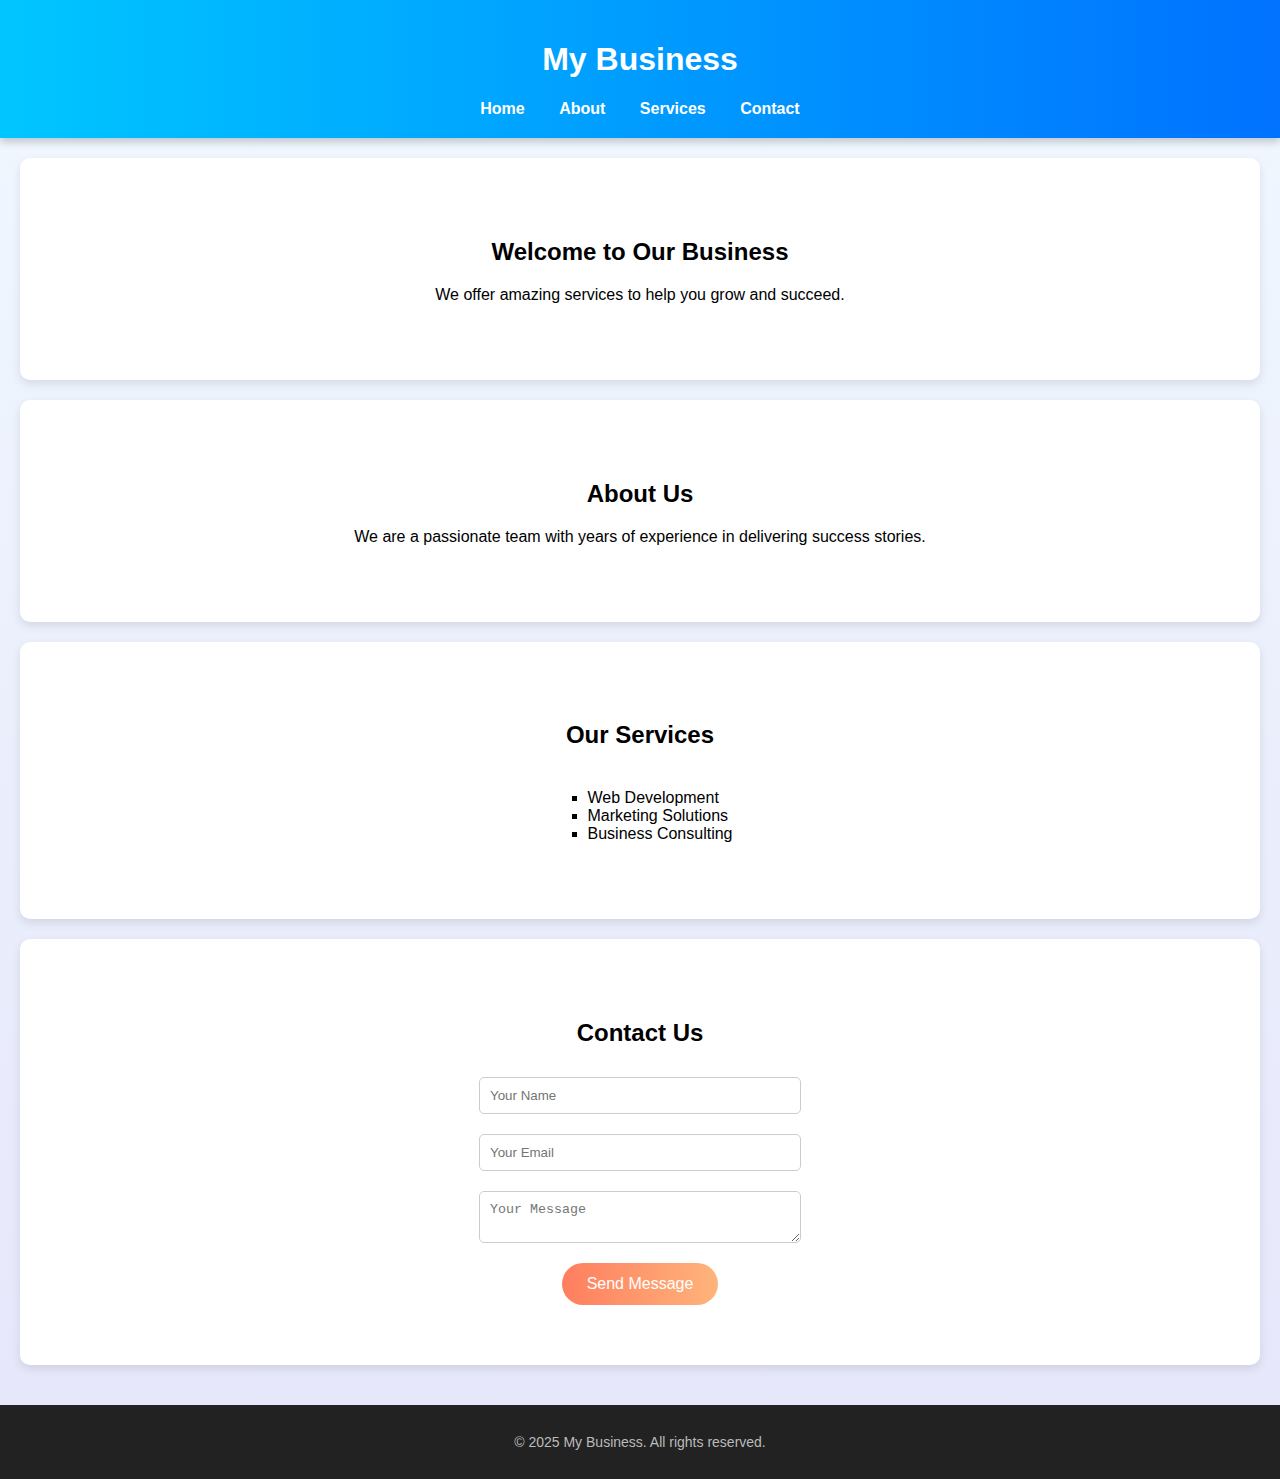
<file: week1/index.html>
<!DOCTYPE html>
<html lang="en">
<head>
  <meta charset="UTF-8">
  <meta name="viewport" content="width=device-width, initial-scale=1">
  <title>Colorful Business Website</title>
  <style>
    /* General Styling */
    body {
      font-family: 'Poppins', sans-serif;
      margin: 0;
      padding: 0;
      background: linear-gradient(to bottom, #f0f8ff, #e6e6fa);
    }

    header {
      background: linear-gradient(to right, #00c6ff, #0072ff);
      color: white;
      padding: 20px 10px;
      text-align: center;
      box-shadow: 0 4px 8px rgba(0,0,0,0.2);
    }

    nav ul {
      list-style: none;
      padding: 0;
      margin: 10px 0 0 0;
    }

    nav ul li {
      display: inline;
      margin: 0 15px;
    }

    nav ul li a {
      color: white;
      text-decoration: none;
      font-weight: bold;
      transition: color 0.3s;
    }

    nav ul li a:hover {
      color: #ffe600;
    }

    section {
      padding: 60px 20px;
      text-align: center;
      background: white;
      margin: 20px;
      border-radius: 10px;
      box-shadow: 0 4px 10px rgba(0,0,0,0.1);
      transition: transform 0.3s;
    }

    section:hover {
      transform: scale(1.02);
    }

    #services ul {
      list-style-type: square;
      text-align: left;
      display: inline-block;
      margin-top: 20px;
    }

    form {
      display: flex;
      flex-direction: column;
      align-items: center;
      margin-top: 20px;
    }

    form input, form textarea {
      margin: 10px 0;
      padding: 10px;
      width: 300px;
      border: 1px solid #ccc;
      border-radius: 5px;
    }

    button {
      background: linear-gradient(to right, #ff7e5f, #feb47b);
      color: white;
      border: none;
      padding: 12px 25px;
      border-radius: 25px;
      cursor: pointer;
      font-size: 16px;
      margin-top: 10px;
      transition: background 0.4s;
    }

    button:hover {
      background: linear-gradient(to right, #feb47b, #ff7e5f);
    }

    footer {
      background-color: #222;
      color: #bbb;
      text-align: center;
      padding: 15px;
      font-size: 14px;
      margin-top: 40px;
    }
  </style>
</head>

<body>

  <!-- Website Content -->
  <header>
    <h1>My Business</h1>
    <nav>
      <ul>
        <li><a href="#home">Home</a></li>
        <li><a href="#about">About</a></li>
        <li><a href="#services">Services</a></li>
        <li><a href="#contact">Contact</a></li>
      </ul>
    </nav>
  </header>

  <section id="home">
    <h2>Welcome to Our Business</h2>
    <p>We offer amazing services to help you grow and succeed.</p>
  </section>

  <section id="about">
    <h2>About Us</h2>
    <p>We are a passionate team with years of experience in delivering success stories.</p>
  </section>

  <section id="services">
    <h2>Our Services</h2>
    <ul>
      <li>Web Development</li>
      <li>Marketing Solutions</li>
      <li>Business Consulting</li>
    </ul>
  </section>

  <section id="contact">
    <h2>Contact Us</h2>
    <form id="contactForm">
      <input type="text" id="name" placeholder="Your Name" required>
      <input type="email" id="email" placeholder="Your Email" required>
      <textarea id="message" placeholder="Your Message" required></textarea>
      <button type="submit">Send Message</button>
    </form>
  </section>

  <footer>
    <p>&copy; 2025 My Business. All rights reserved.</p>
  </footer>

  <!-- JavaScript -->
  <script>
    document.getElementById('contactForm').addEventListener('submit', function(event) {
      event.preventDefault(); 
      alert('Thank you for contacting us, ' + document.getElementById('name').value + '!');
    });
  </script>

</body>
</html>
</file>
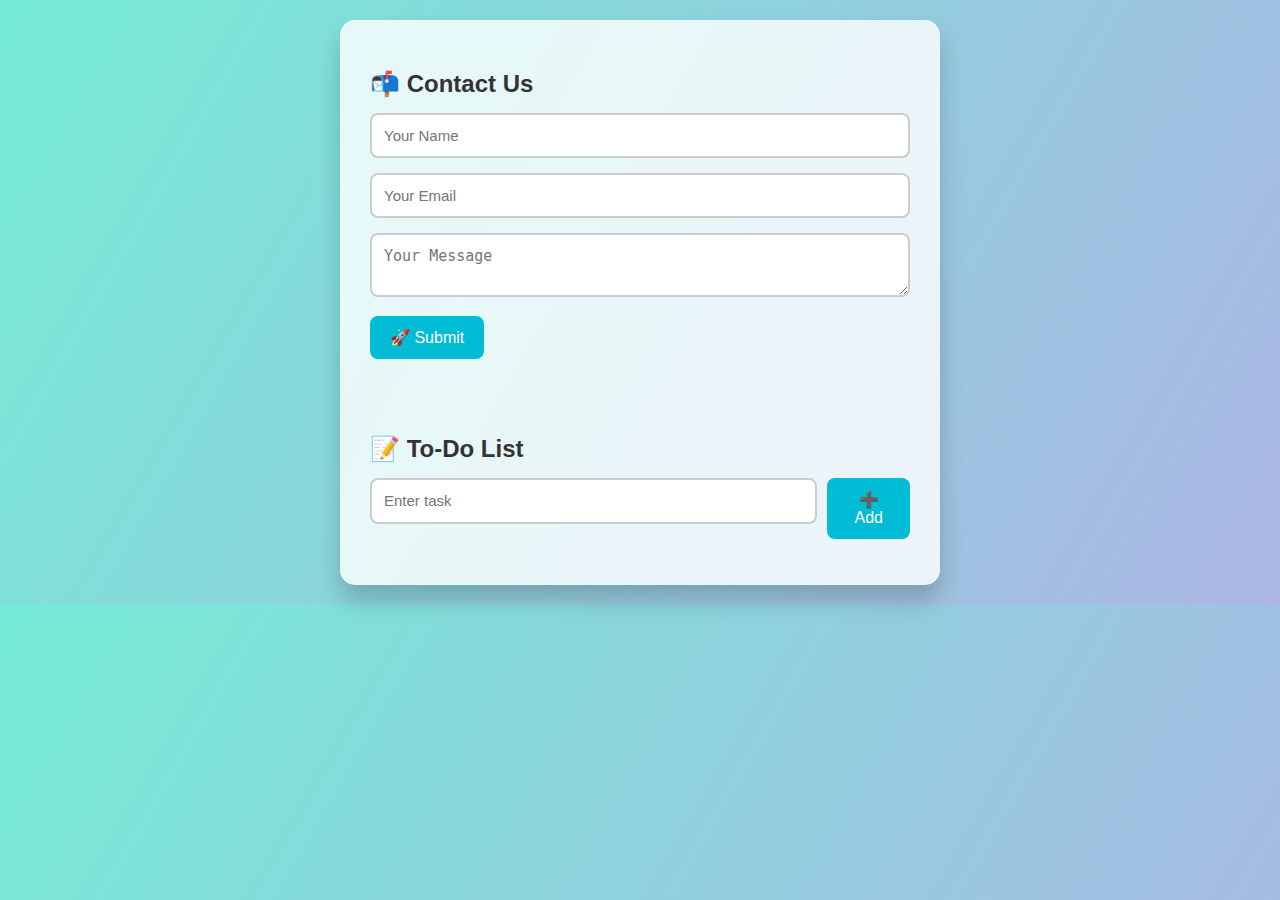
<file: week2/index.html>
<!DOCTYPE html>
<html lang="en">
<head>
  <meta charset="UTF-8">
  <meta name="viewport" content="width=device-width, initial-scale=1">
  <title>Contact Form & To-Do List</title>
  <link rel="stylesheet" href="style.css">
</head>
<body>
  <div class="container">

    <!-- Contact Form Section -->
    <section class="contact-form">
      <h2>📬 Contact Us</h2>
      <form id="contactForm">
        <input type="text" id="name" placeholder="Your Name" required>
        <input type="email" id="email" placeholder="Your Email" required>
        <textarea id="message" placeholder="Your Message" required></textarea>
        <button type="submit" class="btn">🚀 Submit</button>
      </form>
      <p id="formMessage"></p>
    </section>

    <!-- To-Do List Section -->
    <section class="todo-container">
      <h2>📝 To-Do List</h2>
      <div class="todo-input">
        <input type="text" id="taskInput" placeholder="Enter task">
        <button onclick="addTask()" class="btn add-btn">➕ Add</button>
      </div>
      <ul id="taskList"></ul>
    </section>

  </div>
  <script src="script.js"></script>
</body>
</html>
</file>
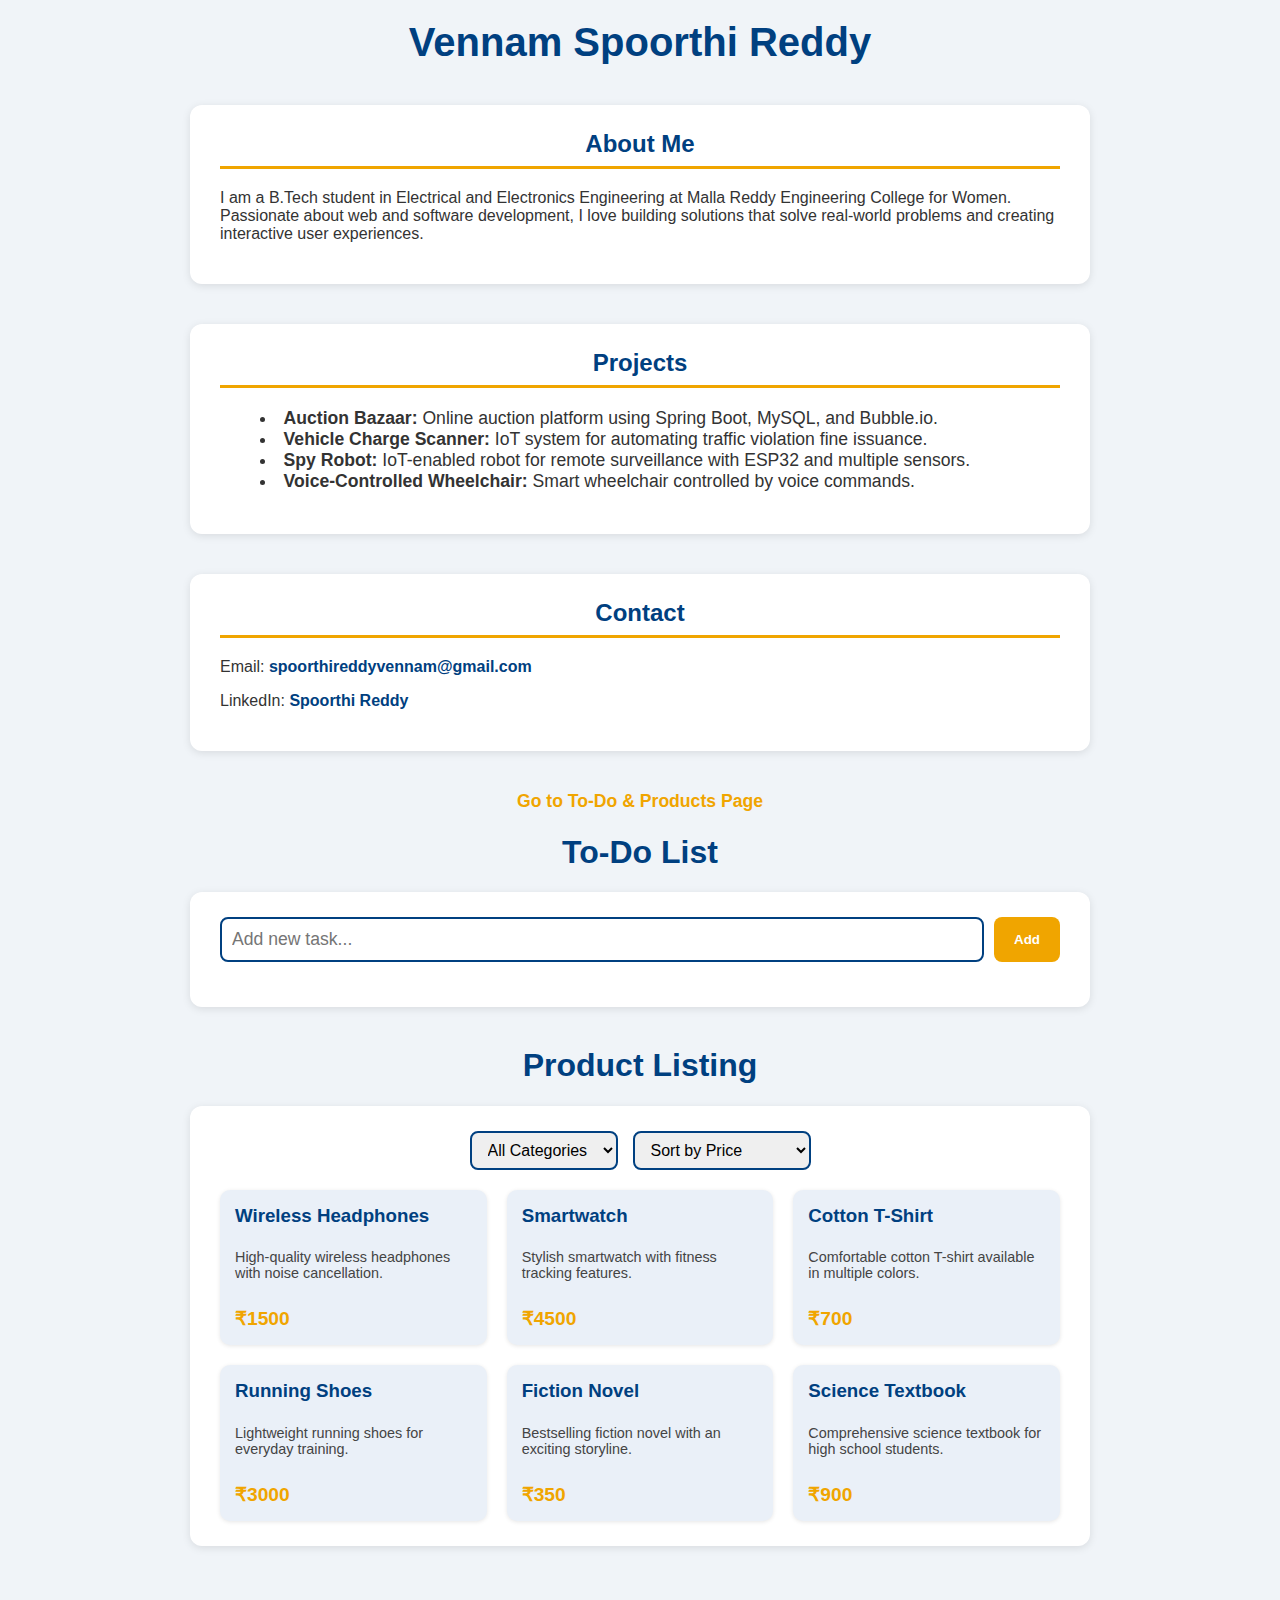
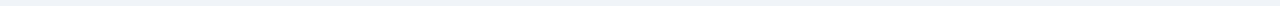
<file: week4/portfolio.html>
<!DOCTYPE html>
<html lang="en">
<head>
<meta charset="UTF-8" />
<meta name="viewport" content="width=device-width, initial-scale=1" />
<title>Spoorthi Reddy | Portfolio</title>
<style>
  body {
    font-family: 'Segoe UI', Tahoma, Geneva, Verdana, sans-serif;
    margin: 0; padding: 20px;
    background: #f0f4f8;
    color: #333;
    max-width: 800px;
    margin-left: auto;
    margin-right: auto;
  }
  header {
    text-align: center;
    margin-bottom: 40px;
  }
  header h1 {
    color: #004080;
    font-size: 2.5em;
    margin: 0;
  }
  section {
    background: white;
    padding: 25px 30px;
    border-radius: 12px;
    box-shadow: 0 2px 8px rgba(0,0,0,0.1);
    margin-bottom: 40px;
  }
  section h2 {
    color: #004080;
    border-bottom: 3px solid #f0a500;
    padding-bottom: 8px;
    margin-top: 0;
  }
  #projects ul {
    list-style: disc inside;
    font-size: 1.1em;
  }
  #contact a {
    color: #004080;
    text-decoration: none;
    font-weight: 700;
  }
  #contact a:hover {
    text-decoration: underline;
  }
  nav {
    text-align: center;
    margin-top: 20px;
  }
  nav a {
    text-decoration: none;
    color: #f0a500;
    font-weight: 700;
    font-size: 1.1em;
  }
  nav a:hover {
    color: #cf8500;
  }
</style>
</head>
<body>

<header>
  <h1>Vennam Spoorthi Reddy</h1>
</header>

<section id="about">
  <h2>About Me</h2>
  <p>I am a B.Tech student in Electrical and Electronics Engineering at Malla Reddy Engineering College for Women. Passionate about web and software development, I love building solutions that solve real-world problems and creating interactive user experiences.</p>
</section>

<section id="projects">
  <h2>Projects</h2>
  <ul>
    <li><strong>Auction Bazaar:</strong> Online auction platform using Spring Boot, MySQL, and Bubble.io.</li>
    <li><strong>Vehicle Charge Scanner:</strong> IoT system for automating traffic violation fine issuance.</li>
    <li><strong>Spy Robot:</strong> IoT-enabled robot for remote surveillance with ESP32 and multiple sensors.</li>
    <li><strong>Voice-Controlled Wheelchair:</strong> Smart wheelchair controlled by voice commands.</li>
  </ul>
</section>

<section id="contact">
  <h2>Contact</h2>
  <p>Email: <a href="mailto:spoorthireddyvennam@gmail.com">spoorthireddyvennam@gmail.com</a></p>
  <p>LinkedIn: <a href="https://www.linkedin.com/in/spoorthi-reddy-vennam-005a5729a" target="_blank" rel="noopener">Spoorthi Reddy</a></p>
</section>

<nav>
  <a href="todo-products.html" target="_blank">Go to To-Do & Products Page</a>
</nav>

</body>
</html>

<!DOCTYPE html>
<html lang="en">
<head>
<meta charset="UTF-8" />
<meta name="viewport" content="width=device-width, initial-scale=1" />
<title>To-Do List & Product Listing</title>
<style>
  body {
    font-family: 'Segoe UI', Tahoma, Geneva, Verdana, sans-serif;
    margin: 0; padding: 20px;
    background: #f0f4f8;
    color: #333;
    max-width: 900px;
    margin-left: auto;
    margin-right: auto;
  }
  h1, h2 {
    text-align: center;
    color: #004080;
  }
  section {
    background: white;
    padding: 25px 30px;
    border-radius: 12px;
    box-shadow: 0 2px 8px rgba(0,0,0,0.1);
    margin-bottom: 40px;
  }
  /* To-Do List */
  #todo form {
    display: flex;
    gap: 10px;
    margin-bottom: 20px;
  }
  #todo input[type="text"] {
    flex: 1;
    padding: 10px;
    border: 2px solid #004080;
    border-radius: 8px;
    font-size: 1.1em;
  }
  #todo button {
    background: #f0a500;
    border: none;
    padding: 10px 20px;
    font-weight: 700;
    border-radius: 8px;
    cursor: pointer;
    color: white;
    transition: background 0.3s ease;
  }
  #todo button:hover {
    background: #cf8500;
  }
  #todo ul {
    list-style: none;
    padding: 0;
  }
  #todo li {
    padding: 10px 15px;
    background: #e8f0fe;
    border-radius: 8px;
    margin-bottom: 10px;
    display: flex;
    justify-content: space-between;
    align-items: center;
  }
  #todo li.completed {
    text-decoration: line-through;
    color: #666;
    background: #c8d6ff;
  }
  #todo li button {
    background: #ff4d4d;
    border: none;
    color: white;
    font-weight: 700;
    border-radius: 6px;
    cursor: pointer;
    padding: 5px 10px;
    transition: background 0.3s ease;
  }
  #todo li button:hover {
    background: #cc0000;
  }
  /* Product Listing */
  #products .filters {
    display: flex;
    gap: 15px;
    margin-bottom: 20px;
    flex-wrap: wrap;
    justify-content: center;
  }
  #products select {
    padding: 8px 12px;
    border-radius: 8px;
    border: 2px solid #004080;
    font-size: 1em;
  }
  #products .product-list {
    display: grid;
    grid-template-columns: repeat(auto-fit,minmax(220px,1fr));
    gap: 20px;
  }
  .product {
    background: #eaf0f8;
    padding: 15px;
    border-radius: 10px;
    box-shadow: 0 1px 4px rgba(0,0,0,0.1);
    display: flex;
    flex-direction: column;
    justify-content: space-between;
  }
  .product h3 {
    margin: 0 0 8px;
    color: #004080;
  }
  .product p {
    flex-grow: 1;
    font-size: 0.9em;
    color: #444;
  }
  .product .price {
    font-weight: 700;
    color: #f0a500;
    margin-top: 12px;
    font-size: 1.2em;
  }
  @media (max-width: 600px) {
    #todo form {
      flex-direction: column;
    }
    #todo button {
      width: 100%;
    }
    #products .filters {
      flex-direction: column;
    }
  }
</style>
</head>
<body>

<h1>To-Do List</h1>
<section id="todo">
  <form id="todo-form">
    <input type="text" id="todo-input" placeholder="Add new task..." required />
    <button type="submit">Add</button>
  </form>
  <ul id="todo-list"></ul>
</section>

<h1>Product Listing</h1>
<section id="products">
  <div class="filters">
    <select id="filter-category">
      <option value="all">All Categories</option>
      <option value="electronics">Electronics</option>
      <option value="apparel">Apparel</option>
      <option value="books">Books</option>
    </select>

    <select id="sort-price">
      <option value="default">Sort by Price</option>
      <option value="asc">Price: Low to High</option>
      <option value="desc">Price: High to Low</option>
    </select>
  </div>
  <div class="product-list" id="product-list"></div>
</section>

<script>
  // ======= To-Do List Logic ========
  const todoForm = document.getElementById('todo-form');
  const todoInput = document.getElementById('todo-input');
  const todoList = document.getElementById('todo-list');

  let todos = JSON.parse(localStorage.getItem('todos')) || [];

  function saveTodos() {
    localStorage.setItem('todos', JSON.stringify(todos));
  }

  function renderTodos() {
    todoList.innerHTML = '';
    todos.forEach((todo, index) => {
      const li = document.createElement('li');
      li.textContent = todo.text;
      if (todo.completed) {
        li.classList.add('completed');
      }
      // Toggle complete on click
      li.addEventListener('click', () => {
        todos[index].completed = !todos[index].completed;
        saveTodos();
        renderTodos();
      });
      // Delete button
      const delBtn = document.createElement('button');
      delBtn.textContent = 'Delete';
      delBtn.addEventListener('click', (e) => {
        e.stopPropagation();
        todos.splice(index,1);
        saveTodos();
        renderTodos();
      });
      li.appendChild(delBtn);
      todoList.appendChild(li);
    });
  }

  todoForm.addEventListener('submit', e => {
    e.preventDefault();
    const newTask = todoInput.value.trim();
    if (newTask) {
      todos.push({text: newTask, completed: false});
      saveTodos();
      renderTodos();
      todoInput.value = '';
    }
  });

  renderTodos();

  // ======= Product Listing Logic ========
  const products = [
    { id:1, name:'Wireless Headphones', category:'electronics', price: 1500, description: 'High-quality wireless headphones with noise cancellation.' },
    { id:2, name:'Smartwatch', category:'electronics', price: 4500, description: 'Stylish smartwatch with fitness tracking features.' },
    { id:3, name:'Cotton T-Shirt', category:'apparel', price: 700, description: 'Comfortable cotton T-shirt available in multiple colors.' },
    { id:4, name:'Running Shoes', category:'apparel', price: 3000, description: 'Lightweight running shoes for everyday training.' },
    { id:5, name:'Fiction Novel', category:'books', price: 350, description: 'Bestselling fiction novel with an exciting storyline.' },
    { id:6, name:'Science Textbook', category:'books', price: 900, description: 'Comprehensive science textbook for high school students.' }
  ];

  const productListEl = document.getElementById('product-list');
  const filterCategory = document.getElementById('filter-category');
  const sortPrice = document.getElementById('sort-price');

  function renderProducts() {
    let filtered = [...products];
    const category = filterCategory.value;
    const sort = sortPrice.value;

    if (category !== 'all') {
      filtered = filtered.filter(p => p.category === category);
    }

    if (sort === 'asc') {
      filtered.sort((a,b) => a.price - b.price);
    } else if (sort === 'desc') {
      filtered.sort((a,b) => b.price - a.price);
    }

    productListEl.innerHTML = filtered.map(p => `
      <div class="product">
        <h3>${p.name}</h3>
        <p>${p.description}</p>
        <div class="price">₹${p.price}</div>
      </div>
    `).join('');
  }

  filterCategory.addEventListener('change', renderProducts);
  sortPrice.addEventListener('change', renderProducts);

  renderProducts();
</script>

</body>
</html>
</file>
<file: week2/style.css>
/* Reset and base styles */
* {
  box-sizing: border-box;
}

body {
  font-family: 'Segoe UI', sans-serif;
  background: linear-gradient(120deg, #74ebd5, #acb6e5);
  margin: 0;
  padding: 20px;
  display: flex;
  justify-content: center;
}

/* Container */
.container {
  background-color: #ffffffcc;
  max-width: 600px;
  width: 100%;
  padding: 30px;
  border-radius: 15px;
  box-shadow: 0 15px 25px rgba(0,0,0,0.2);
  display: grid;
  gap: 40px;
}

/* Section Titles */
h2 {
  color: #333;
  margin-bottom: 15px;
}

/* Inputs & Textareas */
input[type="text"],
input[type="email"],
textarea {
  width: 100%;
  padding: 12px;
  margin-bottom: 15px;
  border: 2px solid #ccc;
  border-radius: 8px;
  font-size: 15px;
  transition: 0.3s;
}

input:focus,
textarea:focus {
  border-color: #00bcd4;
  outline: none;
}

/* Buttons */
.btn {
  padding: 12px 20px;
  background-color: #00bcd4;
  color: white;
  border: none;
  border-radius: 8px;
  font-size: 16px;
  cursor: pointer;
  transition: background-color 0.3s;
}

.btn:hover {
  background-color: #0097a7;
}

/* To-Do List */
.todo-input {
  display: flex;
  gap: 10px;
}

#taskList {
  list-style: none;
  padding: 0;
}

#taskList li {
  background-color: #e1f5fe;
  padding: 10px;
  border-radius: 8px;
  margin-bottom: 8px;
  transition: background-color 0.3s;
  cursor: pointer;
}

#taskList li:hover {
  background-color: #b2ebf2;
}

/* Feedback Message */
#formMessage {
  font-weight: bold;
  margin-top: 10px;
}

/* Responsive */
@media (max-width: 600px) {
  .todo-input {
    flex-direction: column;
  }
}
</file>
